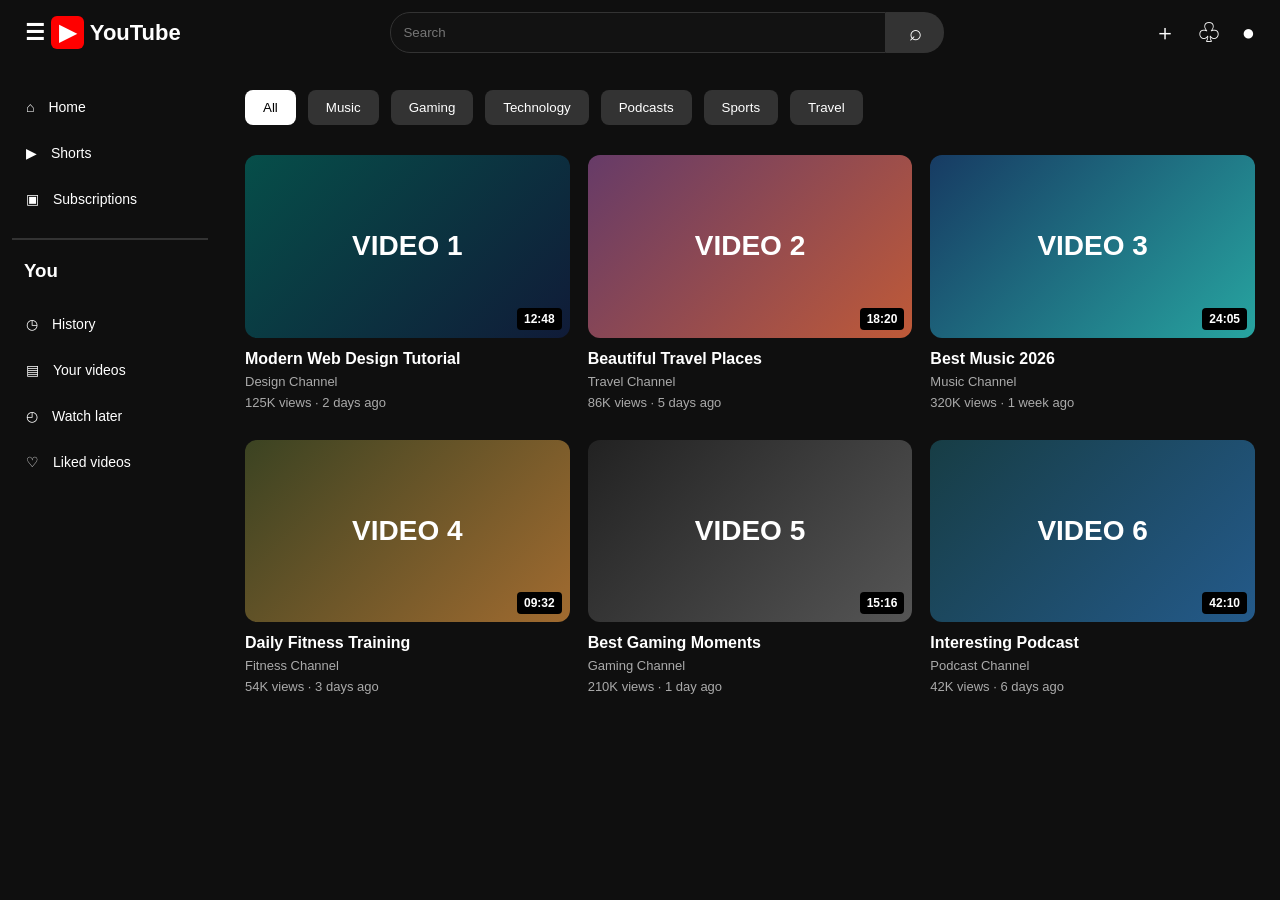
<file: youtube1.html/index.html>
<!DOCTYPE html>
<html lang="mn">

<head>
    <meta charset="UTF-8">
    <meta name="viewport" content="width=device-width, initial-scale=1.0">
    <title>YouTube</title>
    <link rel="stylesheet" href="style.css">
</head>

<body>

    <!-- Header -->
    <header>
        <div class="logo">
            ☰ <span>▶</span> YouTube
        </div>

        <div class="search">
            <input type="text" placeholder="Search">
            <button>⌕</button>
        </div>

        <div class="profile">
            ＋　♧　●
        </div>
    </header>

    <!-- Sidebar -->
    <aside>
        <a href="#">⌂　Home</a>
        <a href="#">▶　Shorts</a>
        <a href="#">▣　Subscriptions</a>

        <hr>

        <h3>You</h3>

        <a href="#">◷　History</a>
        <a href="#">▤　Your videos</a>
        <a href="#">◴　Watch later</a>
        <a href="#">♡　Liked videos</a>
    </aside>

    <!-- Main content -->
    <main>

        <nav>
            <button>All</button>
            <button>Music</button>
            <button>Gaming</button>
            <button>Technology</button>
            <button>Podcasts</button>
            <button>Sports</button>
            <button>Travel</button>
        </nav>

        <!-- Videos -->
        <div class="videos">

            <div class="video">
                <div class="thumbnail one">
                    VIDEO 1
                    <span>12:48</span>
                </div>
                <h3>Modern Web Design Tutorial</h3>
                <p>Design Channel</p>
                <p>125K views · 2 days ago</p>
            </div>

            <div class="video">
                <div class="thumbnail two">
                    VIDEO 2
                    <span>18:20</span>
                </div>
                <h3>Beautiful Travel Places</h3>
                <p>Travel Channel</p>
                <p>86K views · 5 days ago</p>
            </div>

            <div class="video">
                <div class="thumbnail three">
                    VIDEO 3
                    <span>24:05</span>
                </div>
                <h3>Best Music 2026</h3>
                <p>Music Channel</p>
                <p>320K views · 1 week ago</p>
            </div>

            <div class="video">
                <div class="thumbnail four">
                    VIDEO 4
                    <span>09:32</span>
                </div>
                <h3>Daily Fitness Training</h3>
                <p>Fitness Channel</p>
                <p>54K views · 3 days ago</p>
            </div>

            <div class="video">
                <div class="thumbnail five">
                    VIDEO 5
                    <span>15:16</span>
                </div>
                <h3>Best Gaming Moments</h3>
                <p>Gaming Channel</p>
                <p>210K views · 1 day ago</p>
            </div>

            <div class="video">
                <div class="thumbnail six">
                    VIDEO 6
                    <span>42:10</span>
                </div>
                <h3>Interesting Podcast</h3>
                <p>Podcast Channel</p>
                <p>42K views · 6 days ago</p>
            </div>

        </div>
    </main>

</body>

</html>
</file>
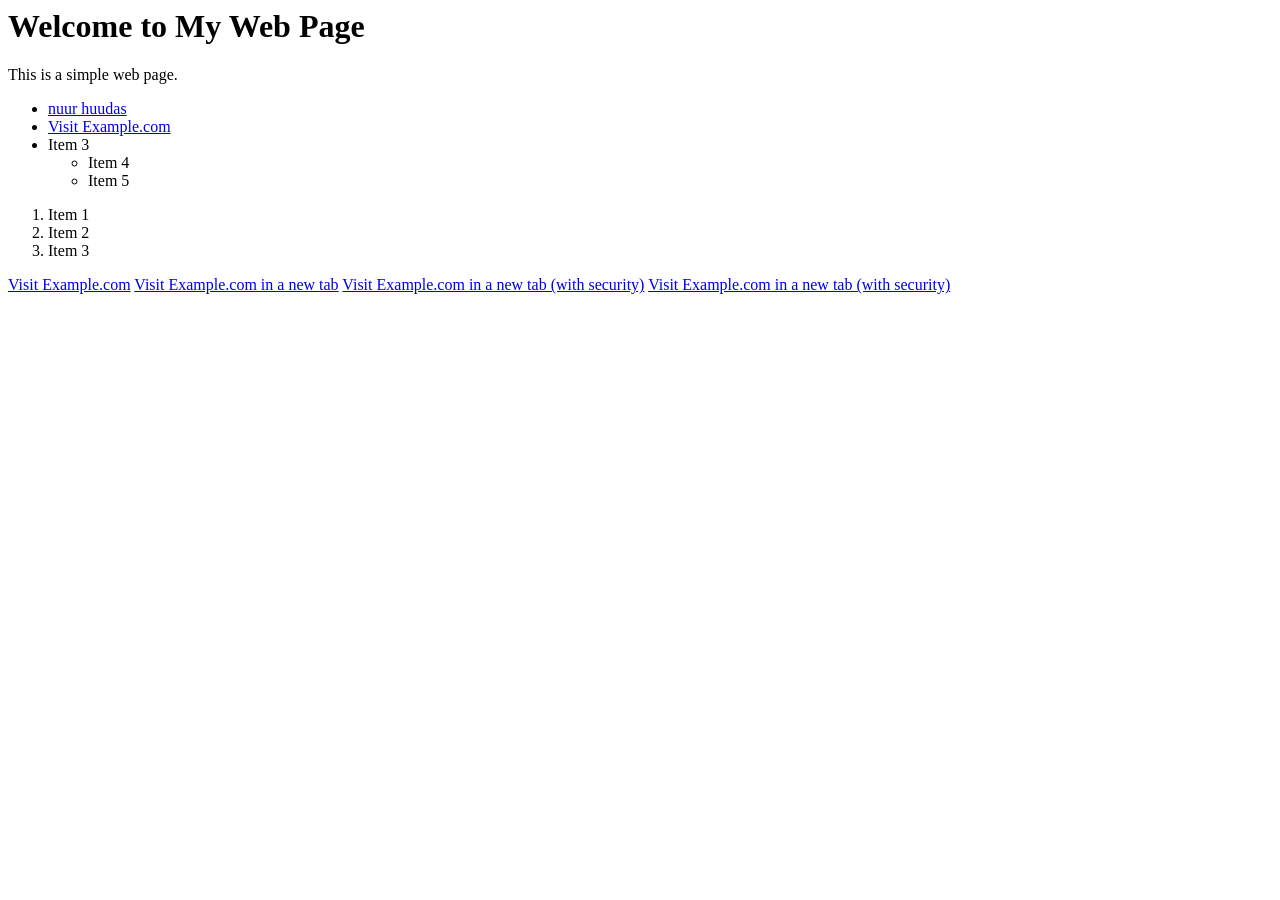
<file: site-hicheel/site-hicheel/index.html>
<html>

<head>
    <title>My web Page</title>
</head>

<body>
    <h1>Welcome to My Web Page</h1>
    <p>This is a simple web page.</p>


    <ul>
        <li>
            <a href="index.html">nuur huudas</a>
        </li>
        <li>
            <a href="https://www.example.com">Visit Example.com</a>
        </li>
        <li>Item 3
            <ul>
                <li>Item 4</li>
                <li>Item 5</li>
            </ul>
        </li>
    </ul>




    <ol>
        <li>Item 1</li>
        <li>Item 2</li>
        <li>Item 3</li>
    </ol>
    <a href="https://www.example.com">Visit Example.com</a>
    <a href="https://www.example.com" target="_blank">Visit Example.com in a new tab</a>
    <a href="https://www.example.com" target="_blank" rel="noopener noreferrer">Visit Example.com in a new tab (with
        security)</a>
    <a href="https://www.example.com" target="_blank" rel="noopener noreferrer">Visit Example.com in a new tab (with
        security)</a>

</body>

</html>
</file>
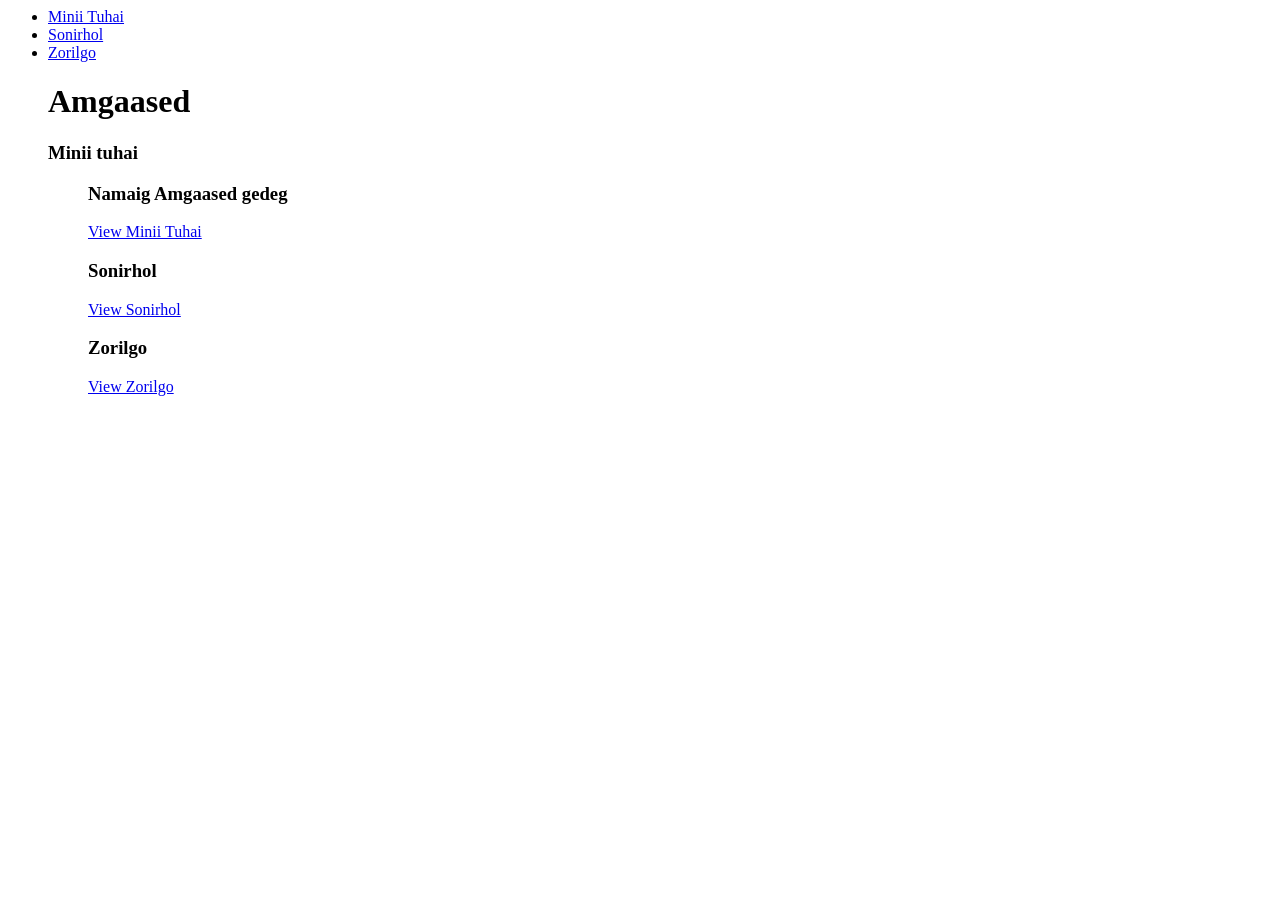
<file: site-hicheel/site-hicheel/1index.html>
<html>
    <head>
        <title>Amgaased</title>
        <meta charset="UTF-8">
    </head>
<body>
    <ul>  <li>
    <a href="jor/minii=tuhai.html"> Minii Tuhai</a> 
</li>
<li>

    <a href="bor/sonirhol.html">Sonirhol</a>
    </li>
<li>
    <a href="zorilgo.html">Zorilgo</a>
</li>


    <h1> Amgaased </h1>
    <h3>Minii tuhai</h3>
    <ul>
        <h3>Namaig Amgaased gedeg</h3>
        <a href="jor/minii=tuhai.html">View Minii Tuhai</a>
        <h3>Sonirhol</h3>
        <a href="bor/sonirhol.html">View Sonirhol</a>
        <h3>Zorilgo</h3>
        <a href="sor/zorilgo.html">View Zorilgo</a>
    </ul>

</body>

</html>
</file>
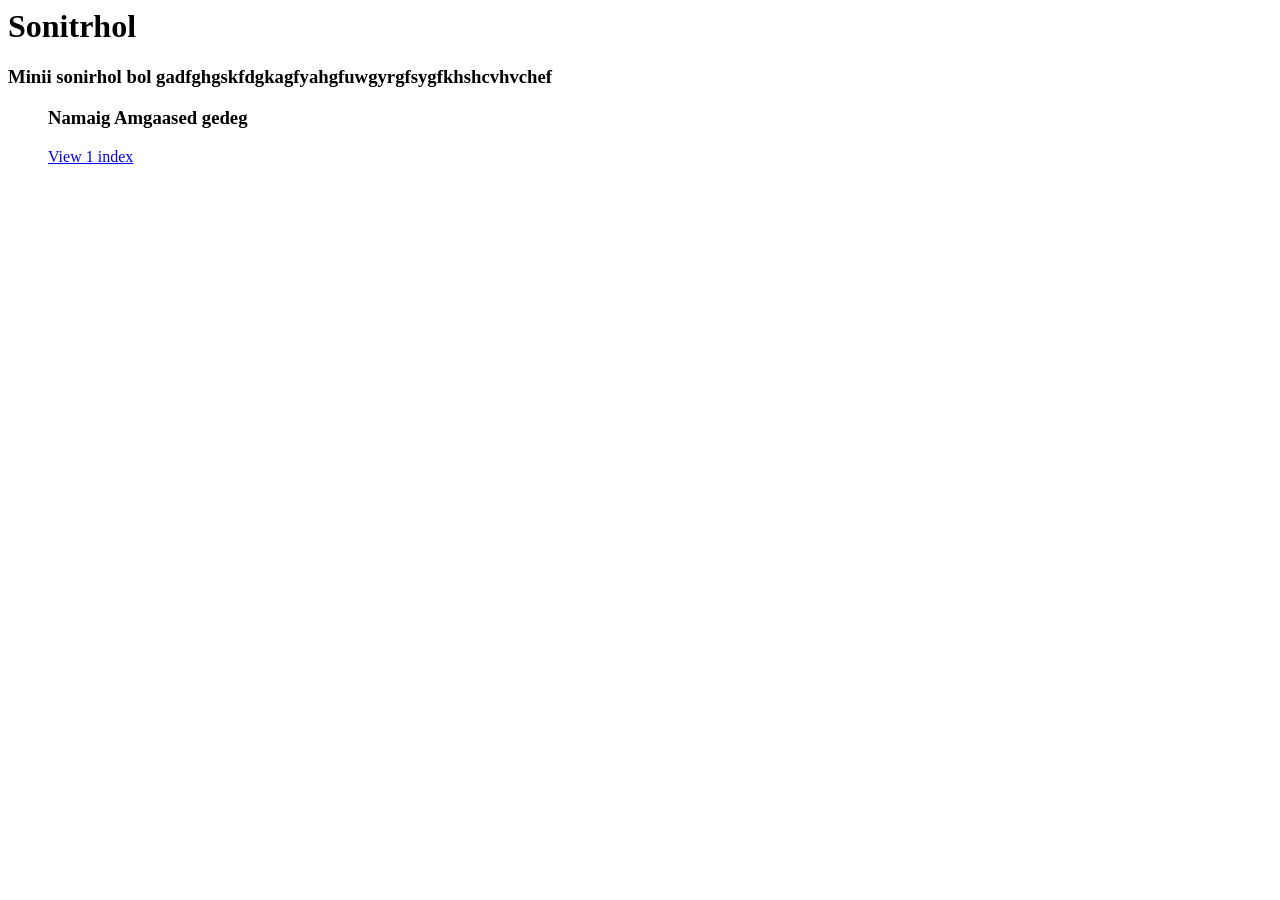
<file: site-hicheel/site-hicheel/bor/sonirhol.html>
<html>

<body>
    <h1>Sonitrhol</h1>
    <h3>Minii sonirhol bol gadfghgskfdgkagfyahgfuwgyrgfsygfkhshcvhvchef</h3>

    <ul>
        <h3>Namaig Amgaased gedeg</h3>
        <a href="../1index.html">View 1 index</a>

    </ul>

    <body>

</html>
</file>
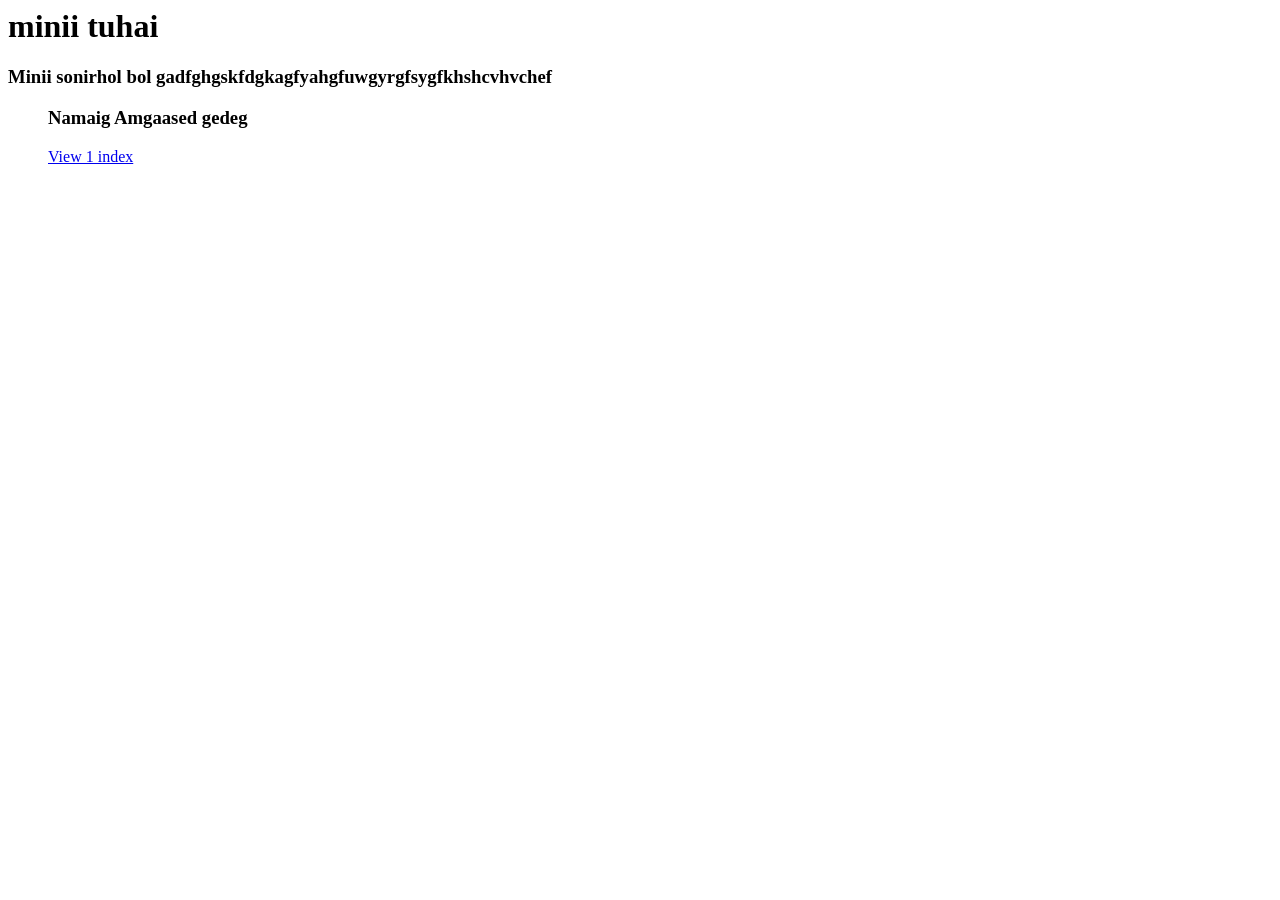
<file: site-hicheel/site-hicheel/jor/minii=tuhai.html>
<html>
    <head>
        <title>Minii Tuhai</title>
        <meta charset="UTF-8">
    </head>
    <body>
        <h1>minii tuhai</h1>
        <h3>Minii sonirhol bol gadfghgskfdgkagfyahgfuwgyrgfsygfkhshcvhvchef</h3>

         <ul>
        <h3>Namaig Amgaased gedeg</h3>
        <a href="../1index.html">View 1 index</a>
      
    </ul>
    </body>
</html>
</file>
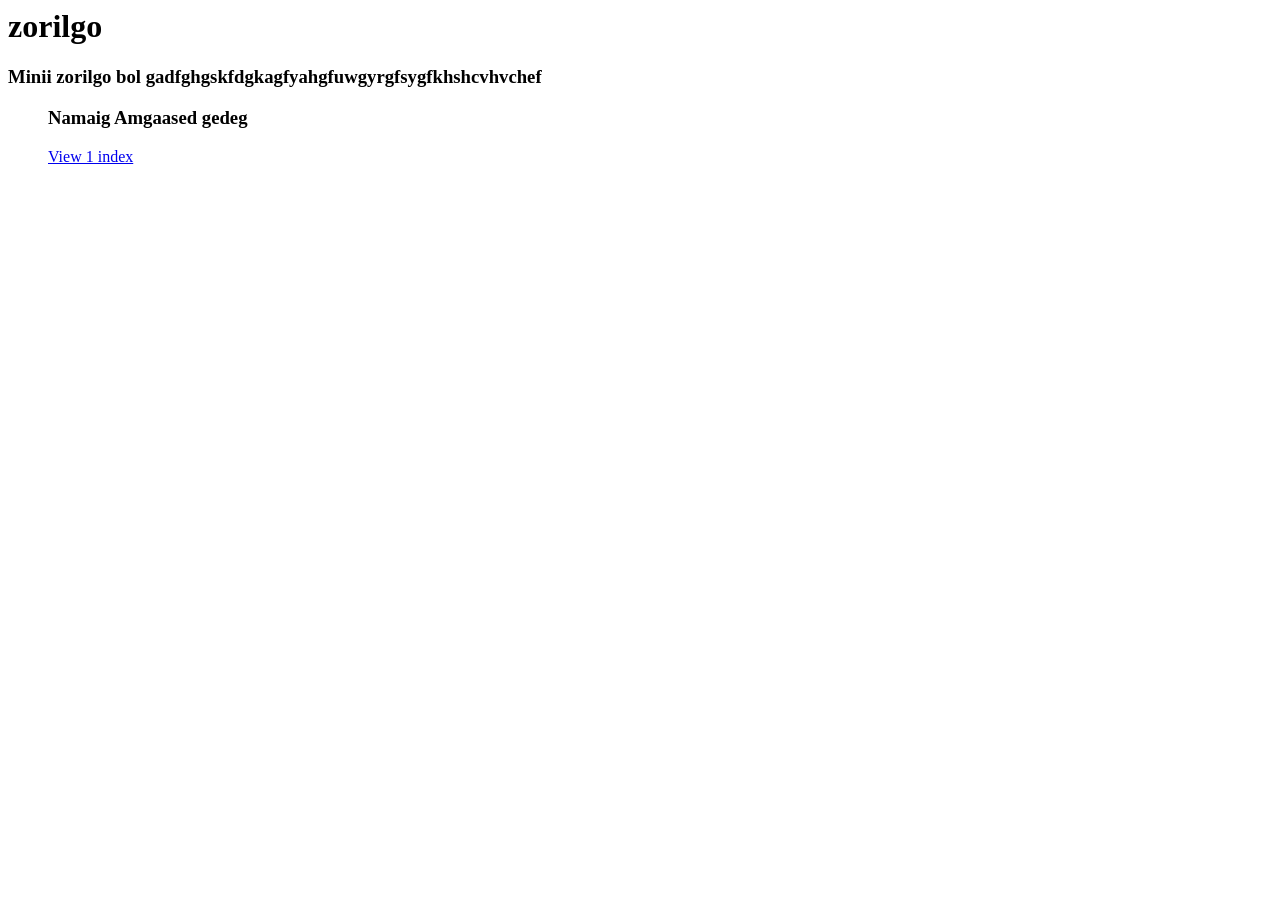
<file: site-hicheel/site-hicheel/jor/zorilgo.html>
<html>
    <head>
        <title>Minii Tuhai</title>
        <meta charset="UTF-8">
    </head>
    <body>
        <h1>zorilgo</h1>
        <h3>Minii zorilgo bol gadfghgskfdgkagfyahgfuwgyrgfsygfkhshcvhvchef</h3>
          <ul>
        <h3>Namaig Amgaased gedeg</h3>
        <a href="../1index.html">View 1 index</a>
      
    </ul>
    </body>
</html>
</file>
<file: youtube1.html/style.css>
* {
    margin: 0;
    padding: 0;
    box-sizing: border-box;
}

body {
    background: #0f0f0f;
    color: white;
    font-family: Arial, sans-serif;
}

/* Header */
header {
    height: 65px;
    display: flex;
    align-items: center;
    justify-content: space-between;
    padding: 0 25px;
    background: #0f0f0f;
    position: fixed;
    top: 0;
    width: 100%;
    z-index: 10;
}

.logo {
    font-size: 22px;
    font-weight: bold;
}

.logo span {
    background: red;
    padding: 4px 8px;
    border-radius: 6px;
}

.search {
    display: flex;
    width: 45%;
}

.search input {
    width: 100%;
    padding: 12px;
    background: #121212;
    border: 1px solid #333;
    border-radius: 20px 0 0 20px;
    color: white;
}

.search button {
    width: 65px;
    background: #333;
    color: white;
    border: none;
    border-radius: 0 20px 20px 0;
    font-size: 22px;
}

.profile {
    font-size: 22px;
}

/* Sidebar */
aside {
    position: fixed;
    top: 65px;
    left: 0;
    width: 220px;
    height: 100%;
    padding: 20px 12px;
}

aside a {
    display: block;
    color: white;
    text-decoration: none;
    padding: 14px;
    font-size: 14px;
    border-radius: 10px;
}

aside a:hover {
    background: #333;
}

aside h3 {
    margin: 20px 12px;
}

aside hr {
    border: 1px solid #333;
    margin: 15px 0;
}

/* Main */
main {
    margin-left: 220px;
    padding: 90px 25px 30px;
}

/* Categories */
nav {
    display: flex;
    gap: 12px;
    margin-bottom: 30px;
}

nav button {
    padding: 10px 18px;
    border: none;
    border-radius: 8px;
    background: #333;
    color: white;
    cursor: pointer;
}

nav button:first-child {
    background: white;
    color: black;
}

/* Video Grid */
.videos {
    display: grid;
    grid-template-columns: repeat(3, 1fr);
    gap: 30px 18px;
}

.video {
    cursor: pointer;
}

.thumbnail {
    height: auto;
    aspect-ratio: 16 / 9;
    border-radius: 12px;
    display: flex;
    align-items: center;
    justify-content: center;
    font-size: 28px;
    font-weight: bold;
    position: relative;
}

.thumbnail span {
    position: absolute;
    right: 8px;
    bottom: 8px;
    background: black;
    padding: 4px 7px;
    border-radius: 4px;
    font-size: 12px;
}

/* Thumbnail colors */
.one {
    background: linear-gradient(135deg, #064e49, #101b38);
}

.two {
    background: linear-gradient(135deg, #663b68, #bf5a38);
}

.three {
    background: linear-gradient(135deg, #173b63, #27a4a0);
}

.four {
    background: linear-gradient(135deg, #3b4322, #a16b30);
}

.five {
    background: linear-gradient(135deg, #222, #555);
}

.six {
    background: linear-gradient(135deg, #173d45, #245a8a);
}

/* Video information */
.video h3 {
    font-size: 16px;
    margin-top: 12px;
}

.video p {
    color: #aaa;
    font-size: 13px;
    margin-top: 6px;
}

/* Responsive */
@media (max-width: 900px) {
    .videos {
        grid-template-columns: repeat(2, 1fr);
    }
}

@media (max-width: 600px) {
    aside {
        width: 70px;
    }

    aside a {
        font-size: 0;
    }

    main {
        margin-left: 70px;
    }

    .videos {
        grid-template-columns: 1fr;
    }

    nav {
        overflow-x: auto;
    }

    .search {
        width: 40%;
    }
}
</file>
